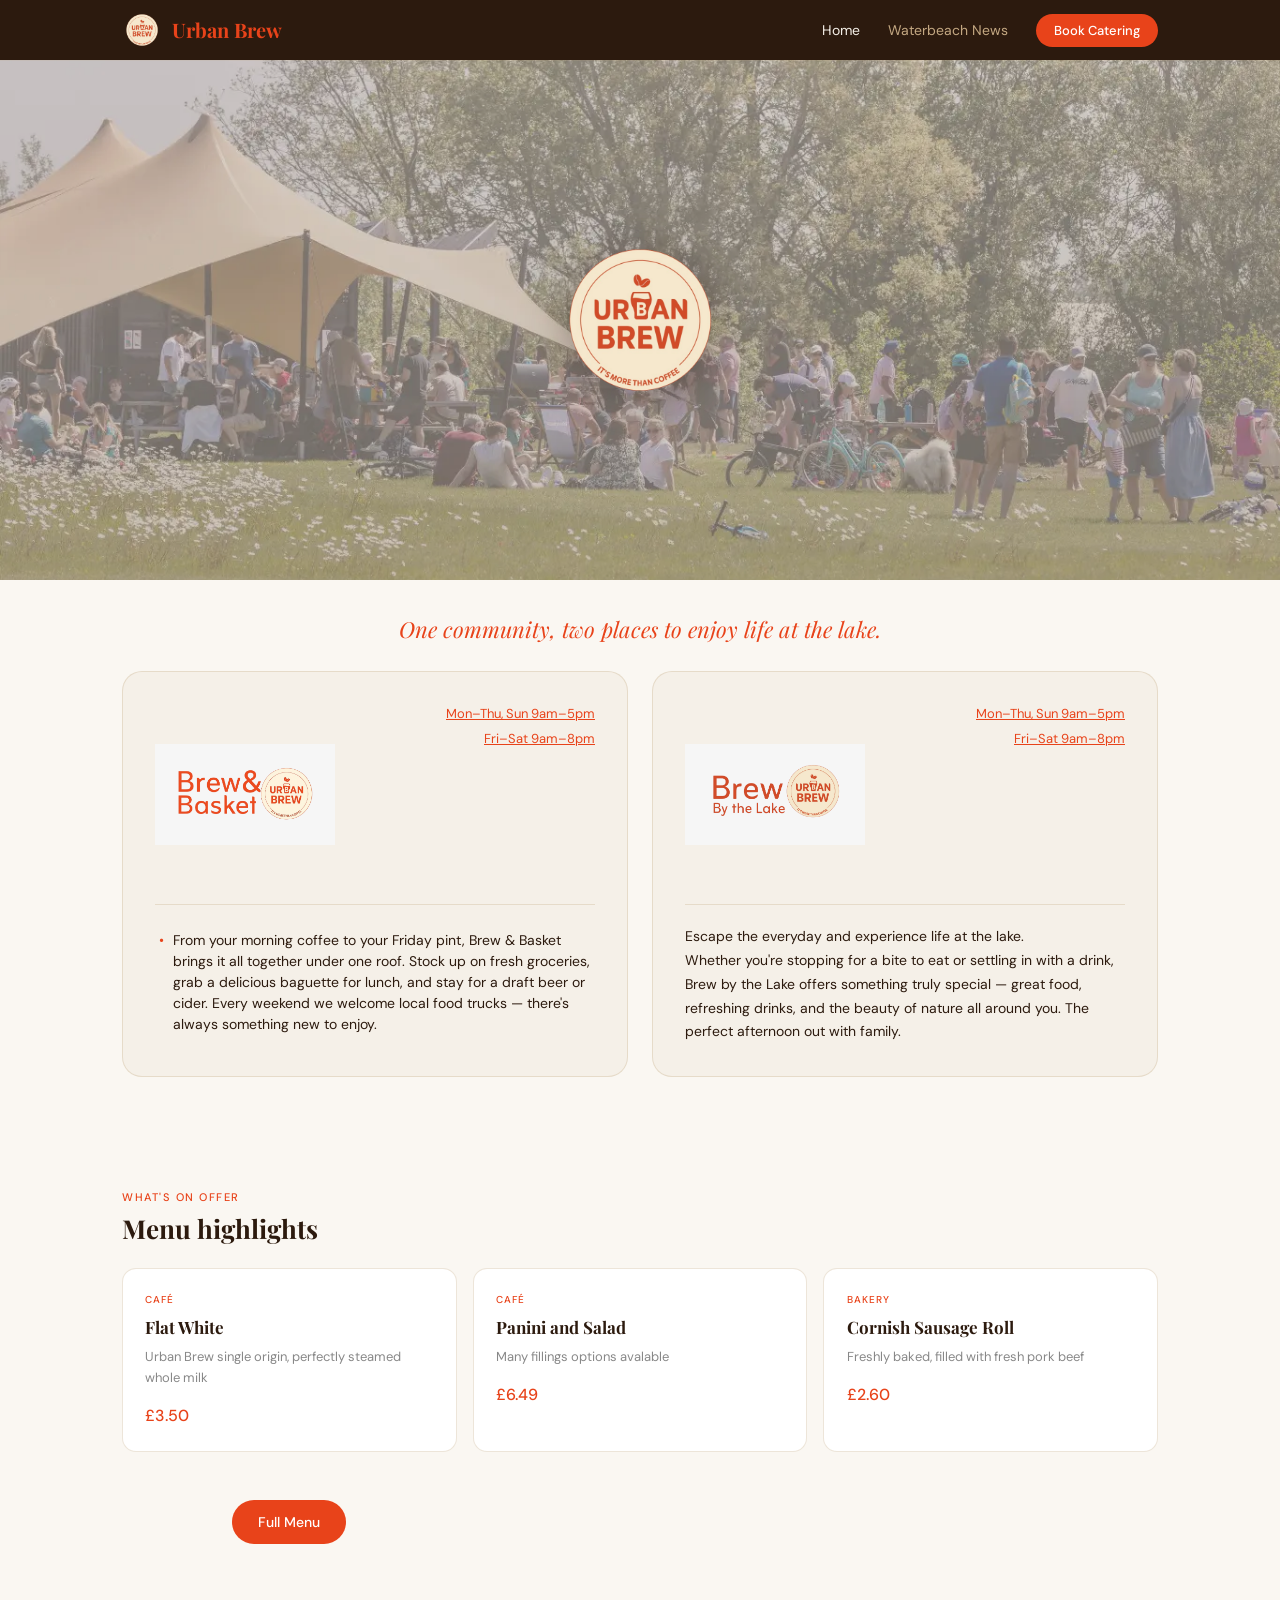
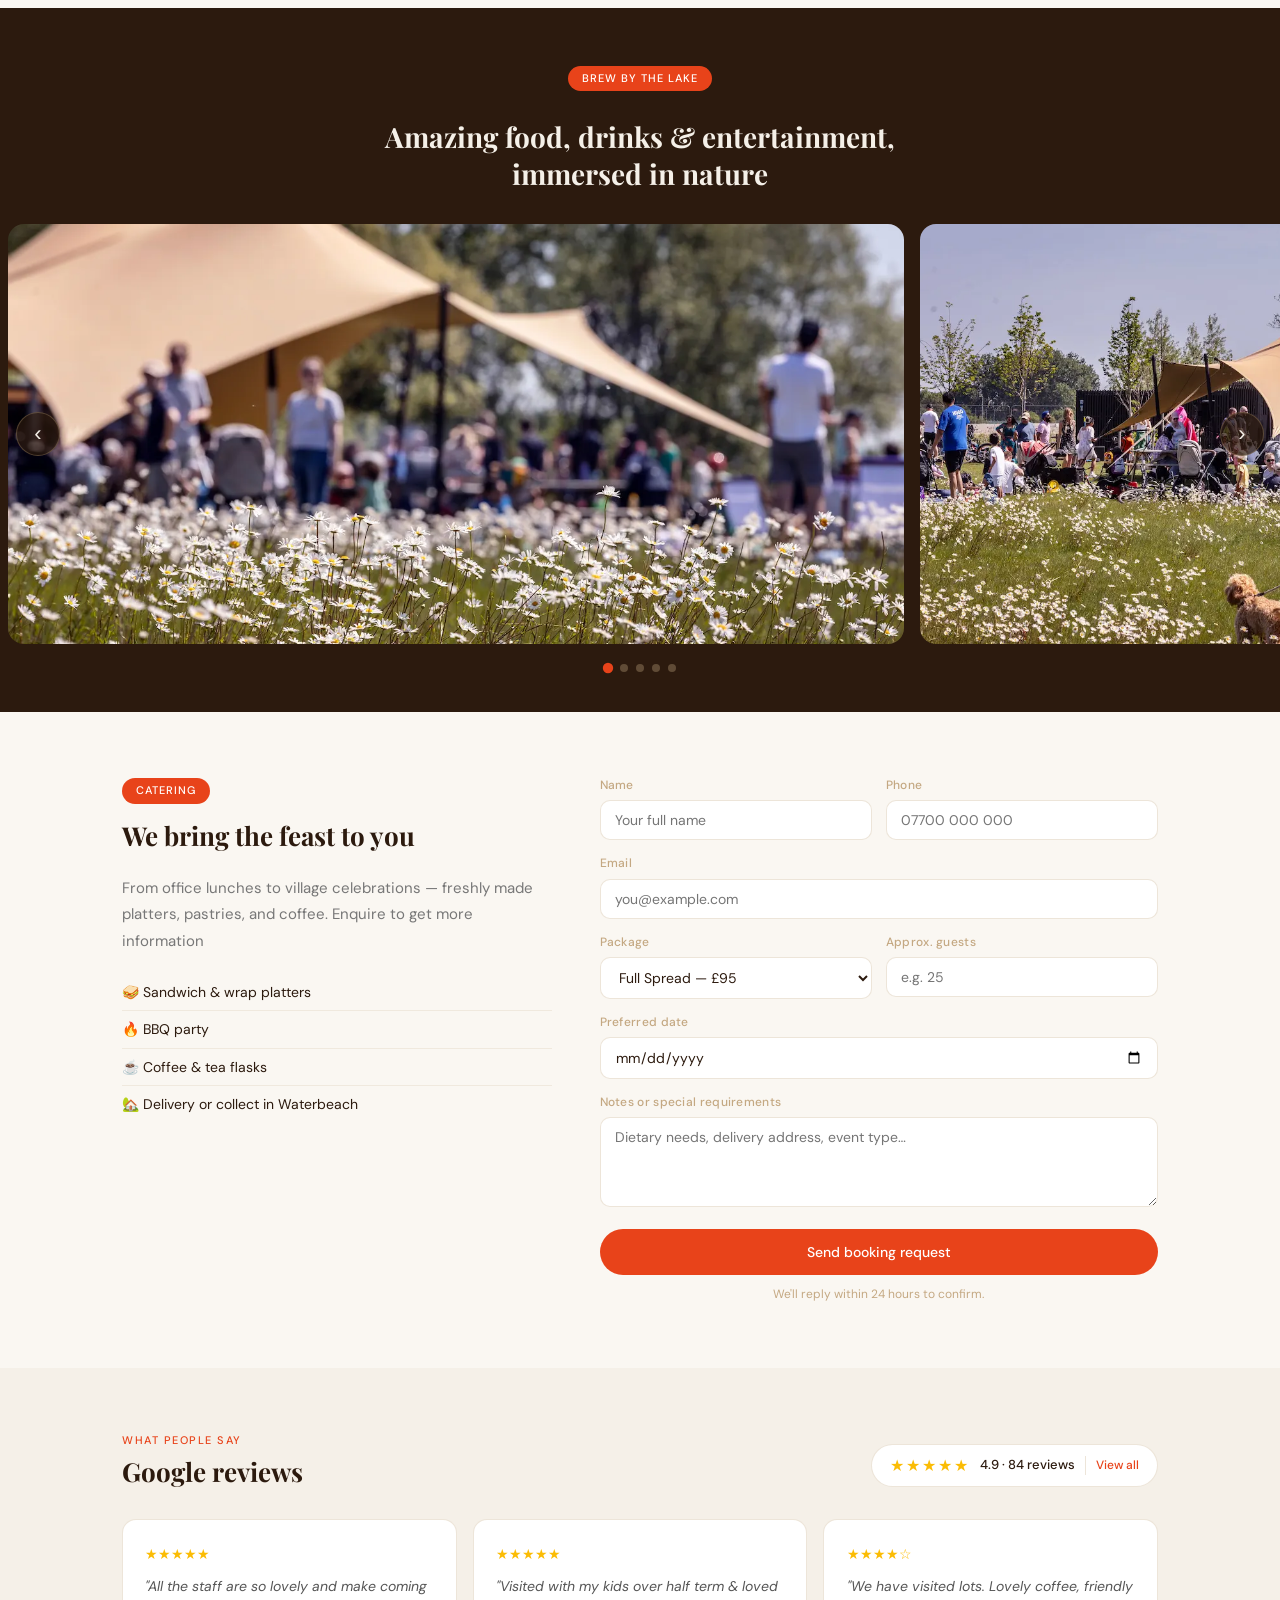
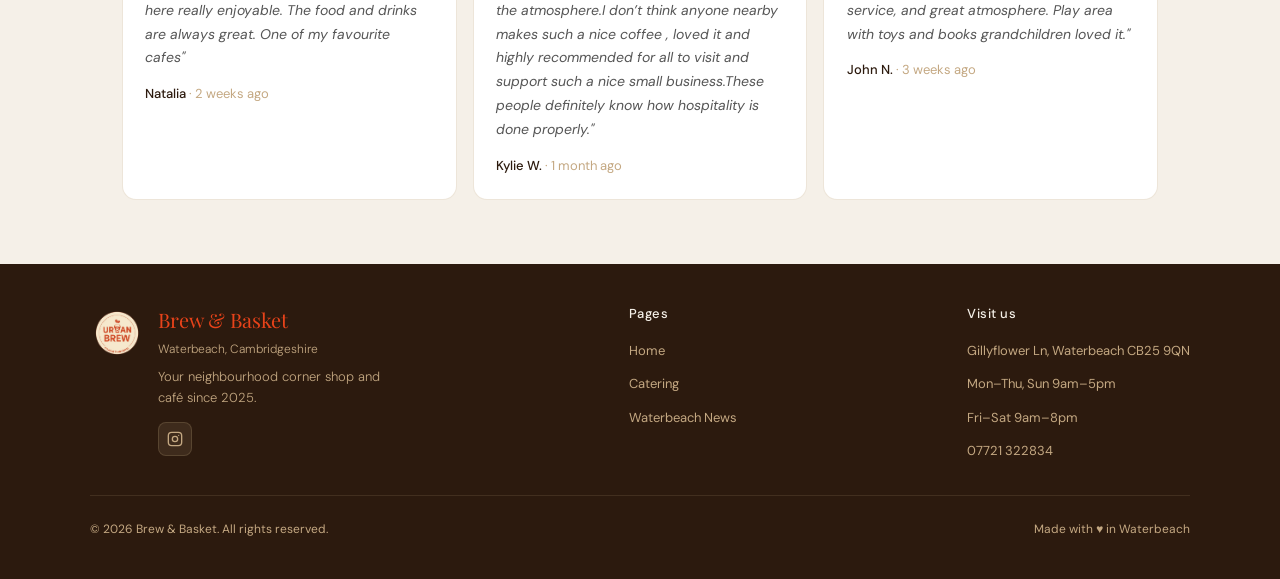
<file: index.html>
<!DOCTYPE html>
<html lang="en">
<head>
  <meta charset="UTF-8" />
  <meta name="viewport" content="width=device-width, initial-scale=1.0" />
  <title>Brew & Basket — Waterbeach</title>
  <meta name="description" content="Your local corner shop and café in Waterbeach. Fresh groceries, Urban Brew coffee, and catering for every occasion." />
  <link rel="stylesheet" href="css/style.css" />
  <link rel="stylesheet" href="css/home.css" />
</head>
<body>

  <!-- NAV -->
  <nav class="nav">
    <div class="nav-inner">
      <a href="index.html" class="nav-logo">
        <img src="images/logo.png" alt="Brew & Basket logo" />
        <span class="nav-logo-text">Urban Brew<span>
      </a>
      <button class="nav-toggle" aria-label="Toggle menu">
        <span></span><span></span><span></span>
      </button>
      <ul class="nav-links">
        <li><a href="index.html">Home</a></li>
        <li><a href="news.html">Waterbeach News</a></li>
        <li><a href="#book" class="nav-cta">Book Catering</a></li>
      </ul>
    </div>
  </nav>

  <!-- HERO -->
  <section class="hero">
    <img src="images/hero.webp" alt="Brew by the Lake — people enjoying a sunny day at the lakeside" class="hero-img" />
    <div class="hero-overlay">
      <img src="images/logo.png" alt="Urban Brew logo" class="hero-logo fade-up" />
    </div>
  </section>

  <!-- TAGLINE -->
  <div class="tagline reveal">
    <p>One community, two places to enjoy life at the lake.</p>
  </div>

  <!-- CARDS -->
  <section class="cards-section page">
    <div class="biz-card reveal">
      <div class="biz-card-header">
        <div class="biz-card-brand">
          <img src="images/bbasket.png" alt="Brew and basket logo" class="biz-logo" />
        </div>
        <ul class="biz-hours">
          <li>Mon–Thu, Sun 9am–5pm</li>
          <li>Fri–Sat 9am–8pm</li>
        </ul>
      </div>
      <ul class="biz-features">
        <li>From your morning coffee to your Friday pint, Brew & Basket brings it all together under one roof. Stock up on fresh groceries, grab a delicious baguette for lunch, and stay for a draft beer or cider. Every weekend we welcome local food trucks — there's always something new to enjoy.</li>
      </ul>
    </div>

    <div class="biz-card reveal delay-2">
      <div class="biz-card-header">
        <div class="biz-card-brand">
        <img src="images/bblake.png" alt="Urban Brew logo" class="biz-logo" />
        </div>
        <ul class="biz-hours">
          <li>Mon–Thu, Sun 9am–5pm</li>
          <li>Fri–Sat 9am–8pm</li>
        </ul>
      </div>
      <p class="biz-desc">Escape the everyday and experience life at the lake.<br>Whether you're stopping for a bite to eat or settling in with a drink, Brew by the Lake offers something truly special — great food, refreshing drinks, and the beauty of nature all around you. The perfect afternoon out with family.</p>
    </div>
  </section>

  <!-- MENU HIGHLIGHTS -->
  <section id="menu" class="section-pad">
    <div class="page">
      <p class="section-label reveal">What's on offer</p>
      <h2 class="section-title reveal">Menu highlights</h2>
      <div class="menu-grid">
        <div class="menu-card reveal">
          <div class="menu-cat">Café</div>
          <h3>Flat White</h3>
          <p>Urban Brew single origin, perfectly steamed whole milk</p>
          <div class="menu-price">£3.50</div>
        </div>
        <div class="menu-card reveal delay-1">
          <div class="menu-cat">Café</div>
          <h3>Panini and Salad</h3>
          <p>Many fillings options avalable</p>
          <div class="menu-price">£6.49</div>
        </div>
        <div class="menu-card reveal delay-2">
          <div class="menu-cat">Bakery</div>
          <h3>Cornish Sausage Roll</h3>
          <p>Freshly baked, filled with fresh pork beef</p>
          <div class="menu-price">£2.60</div>
        </div>      
      <div style="text-align:center; margin-top:2rem;">
        <a href="images/menu.png" target="_blank" class="btn-primary">Full Menu</a>
      </div>
    </div>
  </section>

  <!-- CAROUSEL -->
  <section class="carousel-section">
    <div class="carousel-text reveal">
      <span class="tag">Brew by the lake</span>
      <h2>Amazing food, drinks &amp; entertainment,<br>immersed in nature</h2>
    </div>
    <div class="carousel-track-wrap">
      <div class="carousel-track" id="carouselTrack">
        <div class="carousel-slide"><img src="images/shop1.webp" alt="Brew & Basket shop" /></div>
        <div class="carousel-slide"><img src="images/shop2.webp" alt="Brew & Basket café" /></div>
        <div class="carousel-slide"><img src="images/shop3.webp" alt="Brew & Basket drinks" /></div>
        <div class="carousel-slide"><img src="images/shop4.webp" alt="Brew & Basket food" /></div>
        <div class="carousel-slide"><img src="images/shop5.webp" alt="Brew & Basket lakeside" /></div>
      </div>
      <button class="carousel-btn carousel-prev" id="carouselPrev" aria-label="Previous">&#8249;</button>
      <button class="carousel-btn carousel-next" id="carouselNext" aria-label="Next">&#8250;</button>
    </div>
    <div class="carousel-dots" id="carouselDots"></div>
  </section>

  <!-- CATERING FORM -->
  <section id="book" class="home-catering">
    <div class="page">
      <div class="home-catering-inner">
        <div class="home-catering-text reveal">
          <span class="tag">Catering</span>
          <h2 class="section-title">We bring the feast to you</h2>
          <p>From office lunches to village celebrations — freshly made platters, pastries, and coffee. Enquire to get more information</p>
          <ul class="catering-perks">
            <li>🥪 Sandwich &amp; wrap platters</li>
            <li>🔥 BBQ party</li>
            <li>☕ Coffee &amp; tea flasks</li>
            <li>🏡 Delivery or collect in Waterbeach</li>
          </ul>
        </div>
        <form class="home-booking-form reveal delay-2" id="bookingForm" onsubmit="handleSubmit(event)">
          <div class="form-row">
            <div class="field">
              <label for="name">Name</label>
              <input type="text" id="name" name="name" placeholder="Your full name" required />
            </div>
            <div class="field">
              <label for="phone">Phone</label>
              <input type="tel" id="phone" name="phone" placeholder="07700 000 000" required />
            </div>
          </div>
          <div class="field">
            <label for="email">Email</label>
            <input type="email" id="email" name="email" placeholder="you@example.com" required />
          </div>
          <div class="form-row">
            <div class="field">
              <label for="package">Package</label>
              <select id="package" name="package">
                <option>Light Bites — £45</option>
                <option selected>Full Spread — £95</option>
                <option>Village Feast — £180</option>
                <option>Not sure yet</option>
              </select>
            </div>
            <div class="field">
              <label for="guests">Approx. guests</label>
              <input type="number" id="guests" name="guests" placeholder="e.g. 25" min="5" />
            </div>
          </div>
          <div class="field">
            <label for="date">Preferred date</label>
            <input type="date" id="date" name="date" />
          </div>
          <div class="field">
            <label for="notes">Notes or special requirements</label>
            <textarea id="notes" name="notes" placeholder="Dietary needs, delivery address, event type…"></textarea>
          </div>
          <button type="submit" class="btn-primary" style="width:100%; padding:14px;">Send booking request</button>
          <p class="form-note">We'll reply within 24 hours to confirm.</p>
        </form>
        <div class="form-success" id="formSuccess" style="display:none;">
          <div class="success-icon">✓</div>
          <h3>Request received!</h3>
          <p>Thanks — we'll be in touch within 24 hours to confirm your booking.</p>
        </div>
      </div>
    </div>
  </section>

  <!-- GOOGLE REVIEWS -->
  <section class="reviews-section">
    <div class="page">
      <div class="reviews-header reveal">
        <div>
          <p class="section-label">What people say</p>
          <h2 class="section-title" style="margin-bottom:0">Google reviews</h2>
        </div>
        <div class="google-badge">
          <div class="stars">★★★★★</div>
          <span>4.9 · 84 reviews</span>
          <a href="https://maps.google.com" target="_blank" rel="noopener" class="google-link">View all</a>
        </div>
      </div>
      <div class="reviews-grid">
        <div class="review-card reveal">
          <div class="review-stars">★★★★★</div>
          <p class="review-text">"All the staff are so lovely and make coming here really enjoyable. The food and drinks are always great. One of my favourite cafes"</p>
          <div class="reviewer">Natalia <span class="review-date">· 2 weeks ago</span></div>
        </div>
        <div class="review-card reveal delay-1">
          <div class="review-stars">★★★★★</div>
          <p class="review-text">"Visited with my kids over half term & loved the atmosphere.I don’t think anyone nearby makes such a nice coffee , loved it and highly recommended for all to visit and support such a nice small business.These people definitely know how hospitality is done properly."</p>
          <div class="reviewer">Kylie W. <span class="review-date">· 1 month ago</span></div>
        </div>
        <div class="review-card reveal delay-2">
          <div class="review-stars">★★★★☆</div>
          <p class="review-text">"We have visited lots. Lovely coffee, friendly service, and great atmosphere. Play area with toys and books grandchildren loved it."</p>
          <div class="reviewer">John N. <span class="review-date">· 3 weeks ago</span></div>
        </div>
      </div>
    </div>
  </section>

  <!-- FOOTER -->
  <footer class="footer">
    <div class="footer-inner">
      <div>
        <div class="footer-brand-wrap">
          <img src="images/logo.png" alt="Brew & Basket logo" />
          <div>
            <div class="footer-brand">Brew &amp; Basket
              <small>Waterbeach, Cambridgeshire</small>
            </div>
            <p style="color:var(--tan); font-size:13px; font-weight:300; margin-top:8px; max-width:240px; line-height:1.6;">Your neighbourhood corner shop and café since 2025.</p>
            <div class="footer-social">
              <a href="https://www.instagram.com/urbanbrew2025/" target="_blank" rel="noopener" aria-label="Instagram">
                <svg viewBox="0 0 24 24" fill="none" stroke="currentColor" stroke-width="2"><rect x="2" y="2" width="20" height="20" rx="5" ry="5"/><circle cx="12" cy="12" r="4"/><circle cx="17.5" cy="6.5" r="1" fill="currentColor" stroke="none"/></svg>
              </a>
            </div>
          </div>
        </div>
      </div>
      <div class="footer-col">
        <h4>Pages</h4>
        <ul>
          <li><a href="index.html">Home</a></li>
          <li><a href="catering.html">Catering</a></li>
          <li><a href="news.html">Waterbeach News</a></li>
        </ul>
      </div>
      <div class="footer-col">
        <h4>Visit us</h4>
        <ul>
          <li><a href="#">Gillyflower Ln, Waterbeach CB25 9QN</a></li>
          <li><a href="#">Mon–Thu, Sun 9am–5pm</a></li>
          <li><a href="#">Fri–Sat 9am–8pm</a></li>
          <li><a href="tel:07721322834">07721 322834</a></li>
        </ul>
      </div>
    </div>
    <div class="footer-bottom">
      <span>© 2026 Brew &amp; Basket. All rights reserved.</span>
      <span>Made with ♥ in Waterbeach</span>
    </div>
  </footer>

  <script src="js/main.js"></script>
  <script src="js/calendar.js"></script>
</body>
</html>
</file>
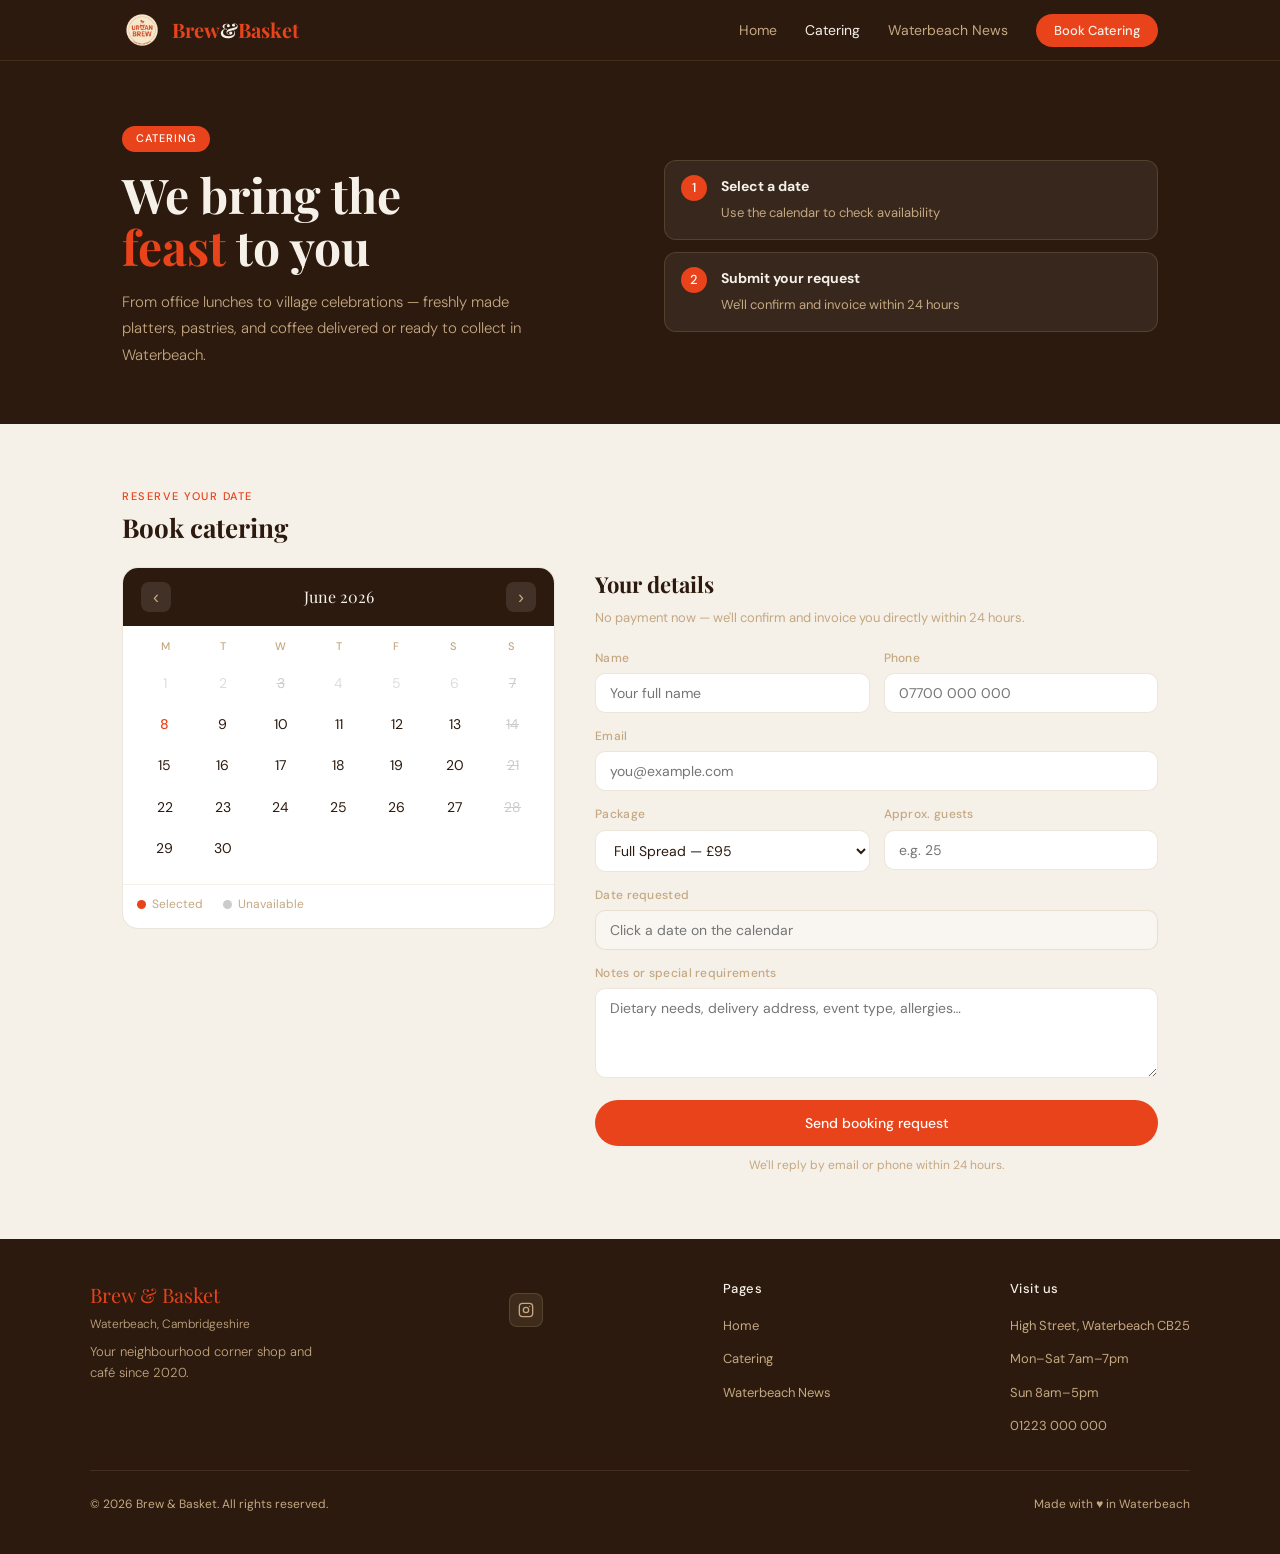
<file: catering.html>
<!DOCTYPE html>
<html lang="en">
<head>
  <meta charset="UTF-8" />
  <meta name="viewport" content="width=device-width, initial-scale=1.0" />
  <title>Catering — Brew & Basket Waterbeach</title>
  <meta name="description" content="Catering for every occasion in Waterbeach — sandwich platters, pastries, coffee flasks and more. Book online." />
  <link rel="stylesheet" href="css/style.css" />
  <link rel="stylesheet" href="css/catering.css" />
</head>
<body>

  <!-- NAV -->
  <nav class="nav">
    <div class="nav-inner">
      <a href="index.html" class="nav-logo">
        <img src="images/logo.png" alt="Brew & Basket logo" />
        <span class="nav-logo-text">Brew<span>&amp;</span>Basket</span>
      </a>
      <button class="nav-toggle" aria-label="Toggle menu">
        <span></span><span></span><span></span>
      </button>
      <ul class="nav-links">
        <li><a href="index.html">Home</a></li>
        <li><a href="catering.html">Catering</a></li>
        <li><a href="news.html">Waterbeach News</a></li>
        <li><a href="catering.html" class="nav-cta">Book Catering</a></li>
      </ul>
    </div>
  </nav>

  <!-- HERO -->
  <section class="cat-hero">
    <div class="page">
      <div class="cat-hero-inner">
        <div class="cat-hero-text fade-up">
          <span class="tag">Catering</span>
          <h1>We bring the<br><em>feast</em> to you</h1>
          <p>From office lunches to village celebrations — freshly made platters, pastries, and coffee delivered or ready to collect in Waterbeach.</p>
        </div>
        <div class="cat-steps fade-up delay-2">
          <div class="step">
            <div class="step-num">1</div>
            <div class="step-text">
              <strong>Select a date</strong>
              <span>Use the calendar to check availability</span>
            </div>
          </div>
          <div class="step">
            <div class="step-num">2</div>
            <div class="step-text">
              <strong>Submit your request</strong>
              <span>We'll confirm and invoice within 24 hours</span>
            </div>
          </div>
        </div>
      </div>
    </div>
  </section>

  <!-- PACKAGES -->


  <!-- BOOKING -->
  <section id="book" class="booking-section">
    <div class="page">
      <p class="section-label reveal">Reserve your date</p>
      <h2 class="section-title reveal">Book catering</h2>
      <div class="booking-inner">

        <!-- Calendar -->
        <div class="cal-wrap reveal">
          <div class="cal-header">
            <button class="cal-nav" id="prevMonth" aria-label="Previous month">&#8249;</button>
            <span id="calTitle">June 2026</span>
            <button class="cal-nav" id="nextMonth" aria-label="Next month">&#8250;</button>
          </div>
          <div class="cal-days-row">
            <span>M</span><span>T</span><span>W</span><span>T</span><span>F</span><span>S</span><span>S</span>
          </div>
          <div class="cal-grid" id="calGrid"></div>
          <div class="cal-legend">
            <span><span class="dot dot-orange"></span>Selected</span>
            <span><span class="dot dot-grey"></span>Unavailable</span>
          </div>
        </div>

        <!-- Form -->
        <form class="booking-form reveal delay-1" id="bookingForm" onsubmit="handleSubmit(event)">
          <h3>Your details</h3>
          <p class="form-sub">No payment now — we'll confirm and invoice you directly within 24 hours.</p>

          <div class="form-row">
            <div class="field">
              <label for="name">Name</label>
              <input type="text" id="name" name="name" placeholder="Your full name" required />
            </div>
            <div class="field">
              <label for="phone">Phone</label>
              <input type="tel" id="phone" name="phone" placeholder="07700 000 000" required />
            </div>
          </div>
          <div class="field">
            <label for="email">Email</label>
            <input type="email" id="email" name="email" placeholder="you@example.com" required />
          </div>
          <div class="form-row">
            <div class="field">
              <label for="package">Package</label>
              <select id="package" name="package">
                <option>Light Bites — £45</option>
                <option selected>Full Spread — £95</option>
                <option>Village Feast — £180</option>
                <option>Not sure yet</option>
              </select>
            </div>
            <div class="field">
              <label for="guests">Approx. guests</label>
              <input type="number" id="guests" name="guests" placeholder="e.g. 25" min="5" />
            </div>
          </div>
          <div class="field">
            <label for="selectedDate">Date requested</label>
            <input type="text" id="selectedDate" name="date" placeholder="Click a date on the calendar" readonly />
          </div>
          <div class="field">
            <label for="notes">Notes or special requirements</label>
            <textarea id="notes" name="notes" placeholder="Dietary needs, delivery address, event type, allergies…"></textarea>
          </div>
          <button type="submit" class="btn-primary" style="width:100%; padding:14px;">Send booking request</button>
          <p class="form-note">We'll reply by email or phone within 24 hours.</p>
        </form>

        <div class="form-success" id="formSuccess" style="display:none;">
          <div class="success-icon">✓</div>
          <h3>Request received!</h3>
          <p>Thanks — we'll be in touch within 24 hours to confirm your booking.</p>
        </div>

      </div>
    </div>
  </section>

  <!-- FOOTER -->
  <footer class="footer">
    <div class="footer-inner">
      <div>
        <div class="footer-brand">Brew &amp; Basket
          <small>Waterbeach, Cambridgeshire</small>
        </div>
        <p style="color:var(--tan); font-size:13px; font-weight:300; margin-top:8px; max-width:240px; line-height:1.6;">Your neighbourhood corner shop and café since 2020.</p>
      </div>
       <div class="footer-social">
              <a href="https://www.instagram.com/urbanbrew2025/" target="_blank" rel="noopener" aria-label="Instagram">
                <svg viewBox="0 0 24 24" fill="none" stroke="currentColor" stroke-width="2"><rect x="2" y="2" width="20" height="20" rx="5" ry="5"/><circle cx="12" cy="12" r="4"/><circle cx="17.5" cy="6.5" r="1" fill="currentColor" stroke="none"/></svg>
              </a>
            </div>      
      <div class="footer-col">
        <h4>Pages</h4>
        <ul>
          <li><a href="index.html">Home</a></li>
          <li><a href="catering.html">Catering</a></li>
          <li><a href="news.html">Waterbeach News</a></li>
        </ul>
      </div>
      <div class="footer-col">
        <h4>Visit us</h4>
        <ul>
          <li><a href="#">High Street, Waterbeach CB25</a></li>
          <li><a href="#">Mon–Sat 7am–7pm</a></li>
          <li><a href="#">Sun 8am–5pm</a></li>
          <li><a href="tel:01223000000">01223 000 000</a></li>
        </ul>
      </div>
    </div>
    <div class="footer-bottom">
      <span>© 2026 Brew &amp; Basket. All rights reserved.</span>
      <span>Made with ♥ in Waterbeach</span>
    </div>
  </footer>

  <script src="js/main.js"></script>
  <script src="js/calendar.js"></script>
</body>
</html>
</file>
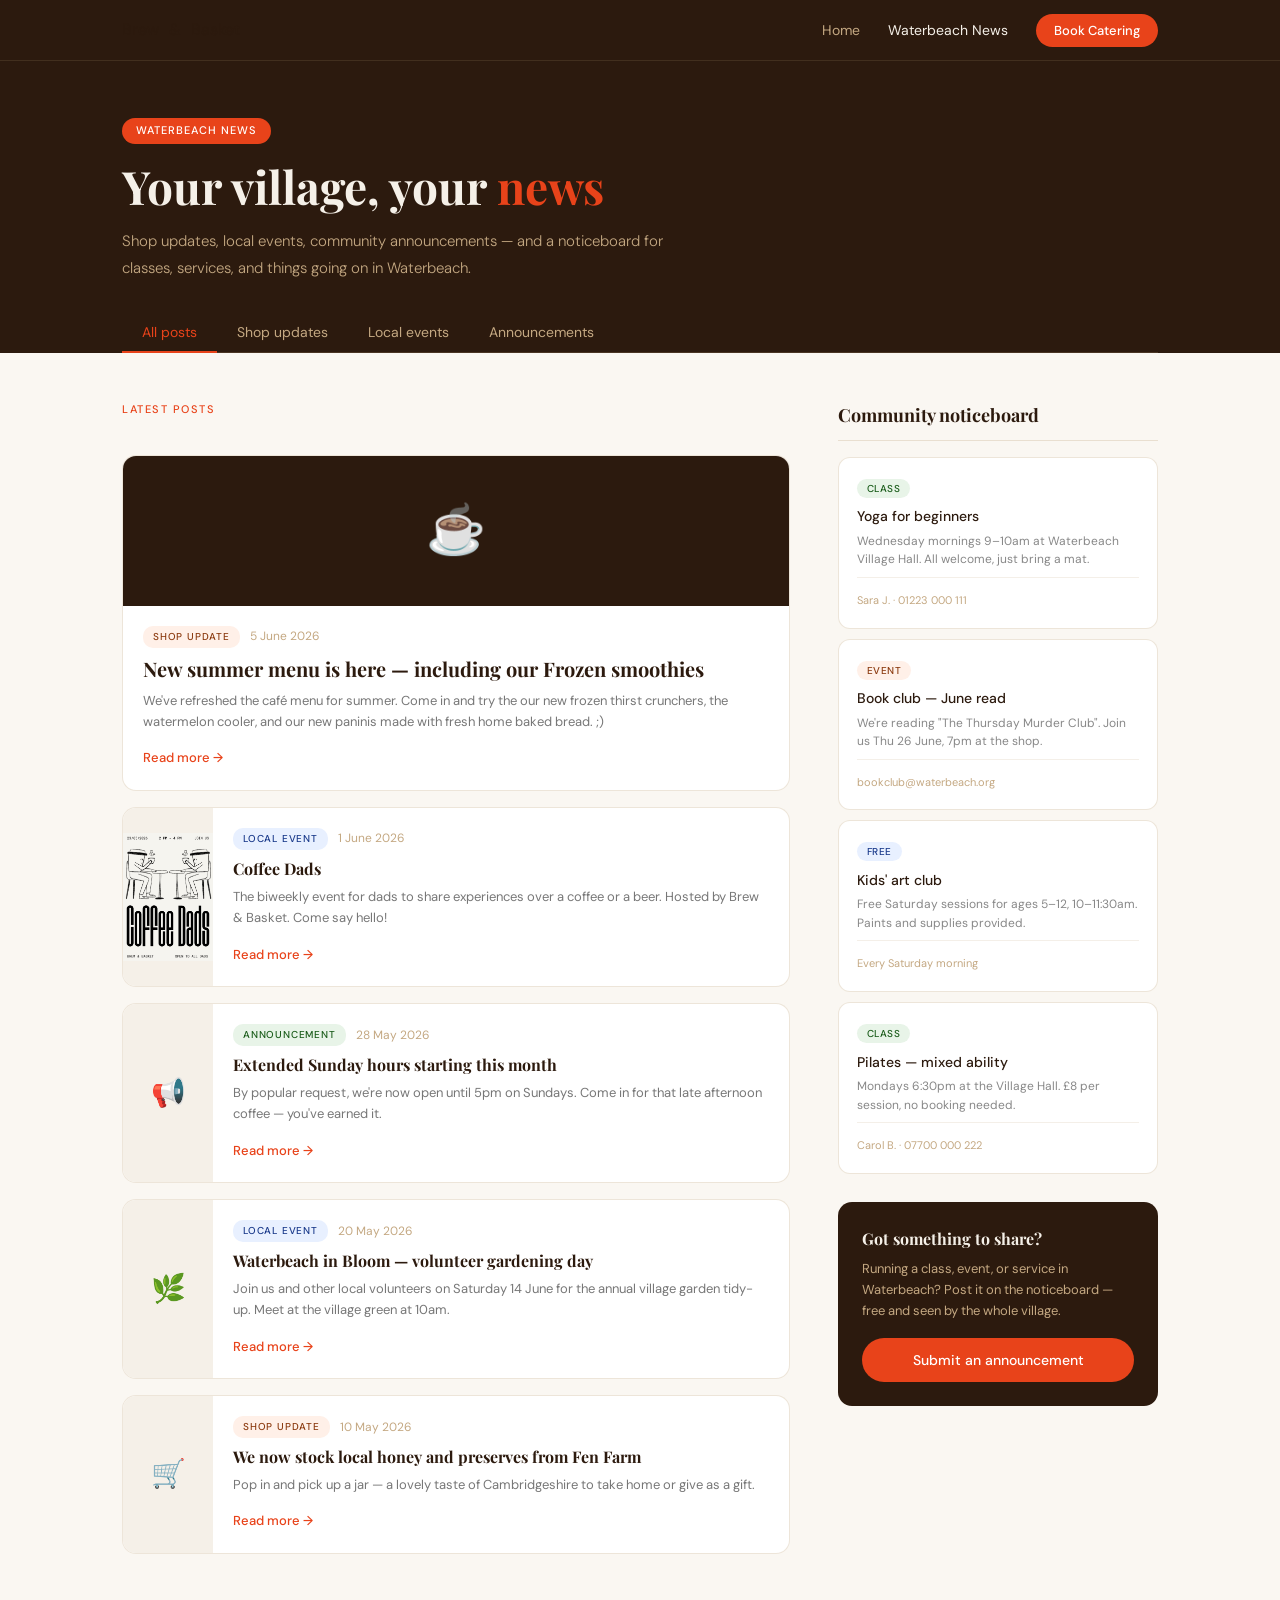
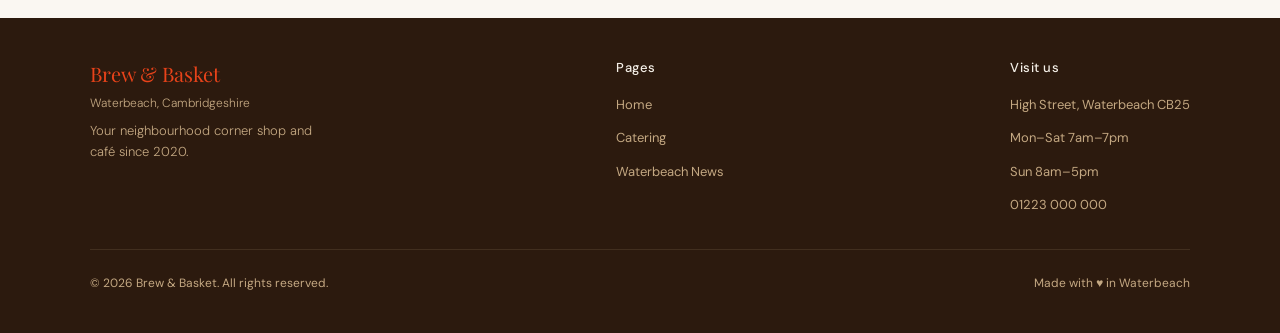
<file: news.html>
<!DOCTYPE html>
<html lang="en">
<head>
  <meta charset="UTF-8" />
  <meta name="viewport" content="width=device-width, initial-scale=1.0" />
  <title>Waterbeach News — Brew & Basket</title>
  <meta name="description" content="Waterbeach village news, local events, shop updates, and a community noticeboard for classes and announcements." />
  <link rel="stylesheet" href="css/style.css" />
  <link rel="stylesheet" href="css/news.css" />
</head>
<body>

  <!-- NAV -->
  <nav class="nav">
    <div class="nav-inner">
      <a href="index.html" class="nav-logo">Brew<span>&amp;</span>Basket</a>
      <button class="nav-toggle" aria-label="Toggle menu">
        <span></span><span></span><span></span>
      </button>
      <ul class="nav-links">
        <li><a href="index.html">Home</a></li>
        <li><a href="news.html">Waterbeach News</a></li>
        <li><a href="catering.html#book" class="nav-cta">Book Catering</a></li>
      </ul>
    </div>
  </nav>

  <!-- HERO -->
  <section class="news-hero">
    <div class="page">
      <span class="tag fade-up">Waterbeach News</span>
      <h1 class="fade-up delay-1">Your village, your <em>news</em></h1>
      <p class="fade-up delay-2">Shop updates, local events, community announcements — and a noticeboard for classes, services, and things going on in Waterbeach.</p>
      <div class="news-tabs fade-up delay-3" id="tabs">
        <button class="tab active" data-filter="all">All posts</button>
        <button class="tab" data-filter="update">Shop updates</button>
        <button class="tab" data-filter="event">Local events</button>
        <button class="tab" data-filter="announcement">Announcements</button>
      </div>
    </div>
  </section>

  <!-- CONTENT -->
  <div class="news-body">
    <div class="page">
      <div class="news-layout">

        <!-- Main feed -->
        <main class="news-feed">
          <p class="section-label" style="margin-bottom:1.25rem">Latest posts</p>

          <!-- Featured post -->
          <article class="news-card news-featured reveal" data-cat="update">
            <div class="news-featured-img">
              <div class="featured-icon">☕</div>
            </div>
            <div class="news-card-body">
              <div class="news-meta">
                <span class="cat-badge cat-update">Shop update</span>
                <span class="post-date">5 June 2026</span>
              </div>
              <h2>New summer menu is here — including our Frozen smoothies</h2>
              <p>We've refreshed the café menu for summer. Come in and try the our new frozen thirst crunchers, the watermelon cooler, and our new paninis made with fresh home baked bread. ;) </p>
              <a href="#" class="read-more">Read more →</a>
            </div>
          </article>

          <!-- Regular posts -->
          <article class="news-card reveal delay-1" data-cat="event">
            <div class="news-thumb">
              <img src="images/coffee-dads.jpg" alt="Coffee Dads event" />
            </div>
            <div class="news-card-body">
              <div class="news-meta">
                <span class="cat-badge cat-event">Local event</span>
                <span class="post-date">1 June 2026</span>
              </div>
              <h3>Coffee Dads</h3>
              <p>The biweekly event for dads to share experiences over a coffee or a beer. Hosted by Brew &amp; Basket. Come say hello!</p>
              <a href="#" class="read-more">Read more →</a>
            </div>
          </article>

          <article class="news-card reveal delay-1" data-cat="announcement">
            <div class="news-thumb">
              <span>📢</span>
            </div>
            <div class="news-card-body">
              <div class="news-meta">
                <span class="cat-badge cat-announcement">Announcement</span>
                <span class="post-date">28 May 2026</span>
              </div>
              <h3>Extended Sunday hours starting this month</h3>
              <p>By popular request, we're now open until 5pm on Sundays. Come in for that late afternoon coffee — you've earned it.</p>
              <a href="#" class="read-more">Read more →</a>
            </div>
          </article>

          <article class="news-card reveal" data-cat="event">
            <div class="news-thumb">
              <span>🌿</span>
            </div>
            <div class="news-card-body">
              <div class="news-meta">
                <span class="cat-badge cat-event">Local event</span>
                <span class="post-date">20 May 2026</span>
              </div>
              <h3>Waterbeach in Bloom — volunteer gardening day</h3>
              <p>Join us and other local volunteers on Saturday 14 June for the annual village garden tidy-up. Meet at the village green at 10am.</p>
              <a href="#" class="read-more">Read more →</a>
            </div>
          </article>

          <article class="news-card reveal" data-cat="update">
            <div class="news-thumb">
              <span>🛒</span>
            </div>
            <div class="news-card-body">
              <div class="news-meta">
                <span class="cat-badge cat-update">Shop update</span>
                <span class="post-date">10 May 2026</span>
              </div>
              <h3>We now stock local honey and preserves from Fen Farm</h3>
              <p>Pop in and pick up a jar — a lovely taste of Cambridgeshire to take home or give as a gift.</p>
              <a href="#" class="read-more">Read more →</a>
            </div>
          </article>

          <div class="no-results" id="noResults" style="display:none;">
            <p>No posts in this category yet. Check back soon!</p>
          </div>
        </main>

        <!-- Sidebar / noticeboard -->
        <aside class="sidebar">

          <div class="sidebar-section">
            <h3 class="sidebar-title">Community noticeboard</h3>

            <div class="notice-card">
              <div class="notice-header">
                <span class="notice-badge badge-class">Class</span>
              </div>
              <h4>Yoga for beginners</h4>
              <p>Wednesday mornings 9–10am at Waterbeach Village Hall. All welcome, just bring a mat.</p>
              <div class="notice-footer">
                <span class="notice-contact">Sara J. · 01223 000 111</span>
              </div>
            </div>

            <div class="notice-card">
              <div class="notice-header">
                <span class="notice-badge badge-event">Event</span>
              </div>
              <h4>Book club — June read</h4>
              <p>We're reading "The Thursday Murder Club". Join us Thu 26 June, 7pm at the shop.</p>
              <div class="notice-footer">
                <span class="notice-contact">bookclub@waterbeach.org</span>
              </div>
            </div>

            <div class="notice-card">
              <div class="notice-header">
                <span class="notice-badge badge-free">Free</span>
              </div>
              <h4>Kids' art club</h4>
              <p>Free Saturday sessions for ages 5–12, 10–11:30am. Paints and supplies provided.</p>
              <div class="notice-footer">
                <span class="notice-contact">Every Saturday morning</span>
              </div>
            </div>

            <div class="notice-card">
              <div class="notice-header">
                <span class="notice-badge badge-class">Class</span>
              </div>
              <h4>Pilates — mixed ability</h4>
              <p>Mondays 6:30pm at the Village Hall. £8 per session, no booking needed.</p>
              <div class="notice-footer">
                <span class="notice-contact">Carol B. · 07700 000 222</span>
              </div>
            </div>
          </div>

          <!-- Submit CTA -->
          <div class="submit-cta">
            <h4>Got something to share?</h4>
            <p>Running a class, event, or service in Waterbeach? Post it on the noticeboard — free and seen by the whole village.</p>
            <a href="mailto:hello@brewandbasket.co.uk?subject=Noticeboard submission" class="btn-primary" style="display:block; text-align:center; margin-top:1rem;">Submit an announcement</a>
          </div>

        </aside>
      </div>
    </div>
  </div>

  <!-- FOOTER -->
  <footer class="footer">
    <div class="footer-inner">
      <div>
        <div class="footer-brand">Brew &amp; Basket
          <small>Waterbeach, Cambridgeshire</small>
        </div>
        <p style="color:var(--tan); font-size:13px; font-weight:300; margin-top:8px; max-width:240px; line-height:1.6;">Your neighbourhood corner shop and café since 2020.</p>
      </div>
      <div class="footer-col">
        <h4>Pages</h4>
        <ul>
          <li><a href="index.html">Home</a></li>
          <li><a href="catering.html">Catering</a></li>
          <li><a href="news.html">Waterbeach News</a></li>
        </ul>
      </div>
      <div class="footer-col">
        <h4>Visit us</h4>
        <ul>
          <li><a href="#">High Street, Waterbeach CB25</a></li>
          <li><a href="#">Mon–Sat 7am–7pm</a></li>
          <li><a href="#">Sun 8am–5pm</a></li>
          <li><a href="tel:01223000000">01223 000 000</a></li>
        </ul>
      </div>
    </div>
    <div class="footer-bottom">
      <span>© 2026 Brew &amp; Basket. All rights reserved.</span>
      <span>Made with ♥ in Waterbeach</span>
    </div>
  </footer>

  <script src="js/main.js"></script>
  <script src="js/news.js"></script>
</body>
</html>
</file>
<file: css/style.css>
@import url('https://fonts.googleapis.com/css2?family=Playfair+Display:wght@400;700&family=DM+Sans:wght@300;400;500&display=swap');

/* ── Brand tokens ── */
:root {
  --orange:  #E8431A;
  --cream:   #F5F0E8;
  --brown:   #2C1A0E;
  --tan:     #C4A882;
  --light:   #FAF7F2;
  --white:   #FFFFFF;
  --border:  rgba(196,168,130,0.30);
  --border-light: rgba(196,168,130,0.18);
}

/* ── Reset ── */
*, *::before, *::after { box-sizing: border-box; margin: 0; padding: 0; }
html { scroll-behavior: smooth; }
body {
  font-family: 'DM Sans', sans-serif;
  background: var(--light);
  color: var(--brown);
  font-size: 16px;
  line-height: 1.6;
}
img { max-width: 100%; display: block; }
a { color: inherit; }

/* ── Utility ── */
.tag {
  display: inline-block;
  background: var(--orange);
  color: #fff;
  font-size: 11px;
  font-weight: 500;
  letter-spacing: 1px;
  text-transform: uppercase;
  padding: 4px 14px;
  border-radius: 20px;
  margin-bottom: 1rem;
}
.section-label {
  font-size: 11px;
  letter-spacing: 1.5px;
  text-transform: uppercase;
  color: var(--orange);
  font-weight: 500;
  margin-bottom: 0.4rem;
}
.section-title {
  font-family: 'Playfair Display', serif;
  font-size: 26px;
  color: var(--brown);
  margin-bottom: 1.5rem;
  line-height: 1.2;
}
.btn-primary {
  display: inline-block;
  background: var(--orange);
  color: #fff;
  padding: 11px 26px;
  border-radius: 24px;
  font-size: 14px;
  font-weight: 500;
  text-decoration: none;
  transition: opacity .2s, transform .15s;
  border: none;
  cursor: pointer;
  font-family: 'DM Sans', sans-serif;
}
.btn-primary:hover { opacity: .88; transform: translateY(-1px); }
.btn-ghost {
  display: inline-block;
  border: 1.5px solid var(--tan);
  color: var(--tan);
  padding: 10px 24px;
  border-radius: 24px;
  font-size: 14px;
  text-decoration: none;
  transition: border-color .2s, color .2s;
}
.btn-ghost:hover { border-color: var(--cream); color: var(--cream); }

/* ── Navigation ── */
.nav {
  background: var(--brown);
  position: sticky;
  top: 0;
  z-index: 100;
  box-shadow: 0 1px 0 rgba(196,168,130,0.15);
}
.nav-inner {
  max-width: 1100px;
  margin: 0 auto;
  padding: 0 2rem;
  height: 60px;
  display: flex;
  align-items: center;
  justify-content: space-between;
}
.nav-logo {
  display: flex;
  align-items: center;
  gap: 10px;
  text-decoration: none;
}
.nav-logo img {
  height: 40px;
  width: 40px;
  object-fit: contain;
  border-radius: 50%;
}
.nav-logo-text {
  font-family: 'Playfair Display', serif;
  font-size: 20px;
  font-weight: 700;
  color: var(--orange);
}
.nav-logo-text span { color: var(--cream); }
.nav-links {
  display: flex;
  align-items: center;
  gap: 28px;
  list-style: none;
}
.nav-links a {
  color: var(--tan);
  text-decoration: none;
  font-size: 14px;
  transition: color .2s;
}
.nav-links a:hover,
.nav-links a.active { color: var(--cream); }
.nav-links .nav-cta {
  background: var(--orange);
  color: #fff;
  padding: 8px 18px;
  border-radius: 20px;
  font-size: 13px;
  font-weight: 500;
  transition: opacity .2s;
}
.nav-links .nav-cta:hover { opacity: .85; color: #fff; }

/* hamburger */
.nav-toggle {
  display: none;
  background: none;
  border: none;
  cursor: pointer;
  padding: 4px;
}
.nav-toggle span {
  display: block;
  width: 22px;
  height: 2px;
  background: var(--tan);
  margin: 5px 0;
  transition: transform .25s, opacity .25s;
}

/* ── Footer ── */
.footer {
  background: var(--brown);
  padding: 2.5rem 2rem;
}
.footer-inner {
  max-width: 1100px;
  margin: 0 auto;
  display: flex;
  align-items: flex-start;
  justify-content: space-between;
  gap: 2rem;
  flex-wrap: wrap;
}
.footer-brand-wrap {
  display: flex;
  align-items: flex-start;
  gap: 14px;
}
.footer-brand-wrap img {
  width: 54px;
  height: 54px;
  object-fit: contain;
  border-radius: 50%;
  margin-top: 2px;
  flex-shrink: 0;
}
.footer-brand {
  font-family: 'Playfair Display', serif;
  color: var(--orange);
  font-size: 20px;
}
.footer-brand small {
  display: block;
  color: var(--tan);
  font-family: 'DM Sans', sans-serif;
  font-size: 12px;
  font-weight: 300;
  margin-top: 4px;
}
.footer-brand p {
  color: var(--tan);
  font-size: 13px;
  font-weight: 300;
  margin-top: 8px;
  max-width: 260px;
  line-height: 1.6;
}
.footer-social {
  display: flex;
  gap: 10px;
  margin-top: 14px;
}
.footer-social a {
  display: flex;
  align-items: center;
  justify-content: center;
  width: 34px;
  height: 34px;
  border-radius: 8px;
  background: rgba(196,168,130,0.12);
  border: 1px solid rgba(196,168,130,0.2);
  color: var(--tan);
  text-decoration: none;
  transition: background .2s, color .2s;
}
.footer-social a:hover {
  background: var(--orange);
  color: white;
  border-color: var(--orange);
}
.footer-social svg { width: 16px; height: 16px; }
.footer-col h4 {
  color: var(--cream);
  font-size: 13px;
  font-weight: 500;
  letter-spacing: 0.5px;
  margin-bottom: 12px;
}
.footer-col ul { list-style: none; }
.footer-col ul li { margin-bottom: 8px; }
.footer-col ul li a {
  color: var(--tan);
  text-decoration: none;
  font-size: 13px;
  transition: color .2s;
}
.footer-col ul li a:hover { color: var(--cream); }
.footer-bottom {
  max-width: 1100px;
  margin: 1.5rem auto 0;
  padding-top: 1.5rem;
  border-top: 1px solid rgba(196,168,130,0.15);
  font-size: 12px;
  color: var(--tan);
  display: flex;
  justify-content: space-between;
  flex-wrap: wrap;
  gap: .5rem;
}

/* ── Page wrapper ── */
.page { max-width: 1100px; margin: 0 auto; padding: 0 2rem; }

/* ── Animations ── */
@keyframes fadeUp {
  from { opacity: 0; transform: translateY(18px); }
  to   { opacity: 1; transform: translateY(0); }
}
.fade-up { animation: fadeUp .55s ease both; }
.delay-1 { animation-delay: .1s; }
.delay-2 { animation-delay: .2s; }
.delay-3 { animation-delay: .3s; }
.delay-4 { animation-delay: .4s; }

/* ── Responsive ── */
@media (max-width: 768px) {
  .nav-links { display: none; flex-direction: column; position: absolute; top: 60px; left: 0; right: 0; background: var(--brown); padding: 1.5rem 2rem; gap: 16px; border-top: 1px solid rgba(196,168,130,0.15); }
  .nav-links.open { display: flex; }
  .nav-toggle { display: block; }
  .section-title { font-size: 22px; }
  .page { padding: 0 1.25rem; }
}
</file>
<file: css/home.css>
/* ── Hero (full-width image) ── */
.hero {
  position: relative;
  width: 100%;
  max-height: 520px;
  overflow: hidden;
  display: block;
  line-height: 0;
}
.hero-img {
  width: 100%;
  height: 520px;
  object-fit: cover;
  object-position: center 30%;
  display: block;
}
.hero-overlay {
  position: absolute;
  inset: 0;
  display: flex;
  align-items: center;
  justify-content: center;
  background: rgba(44, 26, 14, 0.18);
}
.hero-logo {
  width: 180px;
  height: 180px;
  object-fit: contain;
  filter: drop-shadow(0 4px 24px rgba(44,26,14,0.4));
}

/* ── Tagline ── */
.tagline {
  background: var(--light);
  text-align: center;
  padding: 2rem 1rem 1.5rem;
}
.tagline p {
  font-family: 'Playfair Display', serif;
  font-size: 22px;
  color: var(--orange);
  font-style: italic;
}

/* ── Two business cards ── */
.cards-section {
  display: grid;
  grid-template-columns: 1fr 1fr;
  gap: 24px;
  padding-bottom: 3rem;
}
.biz-card {
  background: var(--cream);
  border-radius: 20px;
  padding: 2rem;
  border: 1px solid var(--border);
  transition: transform .2s, box-shadow .2s;
}
.biz-card:hover {
  transform: translateY(-3px);
  box-shadow: 0 10px 32px rgba(44,26,14,0.08);
}
.biz-card-header {
  display: flex;
  align-items: flex-start;
  justify-content: space-between;
  gap: 1rem;
  margin-bottom: 1.25rem;
  padding-bottom: 1.25rem;
  border-bottom: 1px solid var(--border);
}
.biz-card-brand {
  display: flex;
  align-items: center;
  flex-wrap: wrap;
  gap: 10px;
  line-height: 1.1;
}
.biz-name-orange {
  font-family: 'Playfair Display', serif;
  font-size: 32px;
  font-weight: 700;
  color: var(--orange);
}
.biz-name-brown {
  font-family: 'Playfair Display', serif;
  font-size: 32px;
  font-weight: 700;
  color: var(--brown);
}
.biz-name-lake {
  font-family: 'Playfair Display', serif;
  font-size: 22px;
  color: var(--brown);
  font-weight: 400;
}
.biz-logo {
  width: 180px;
  height: 180px;
  object-fit: contain;
  border-radius: 20%;
}
.biz-hours {
  list-style: none;
  text-align: right;
  flex-shrink: 0;
}
.biz-hours li {
  font-size: 13px;
  color: var(--orange);
  text-decoration: underline;
  margin-bottom: 4px;
  cursor: default;
}
.biz-features {
  list-style: none;
  padding: 0;
}
.biz-features li {
  font-size: 14px;
  color: var(--brown);
  padding: 5px 0;
  padding-left: 18px;
  position: relative;
  line-height: 1.5;
}
.biz-features li::before {
  content: '•';
  position: absolute;
  left: 4px;
  color: var(--orange);
}
.biz-desc {
  font-size: 14px;
  color: var(--brown);
  line-height: 1.7;
}

/* ── Section padding ── */
.section-pad { padding: 4rem 0; }

/* ── Menu grid ── */
.menu-grid {
  display: grid;
  grid-template-columns: repeat(3, 1fr);
  gap: 16px;
}
.menu-card {
  background: var(--white);
  border-radius: 14px;
  padding: 1.4rem;
  border: 1px solid var(--border);
  transition: transform .2s, box-shadow .2s;
}
.menu-card:hover {
  transform: translateY(-3px);
  box-shadow: 0 8px 24px rgba(44,26,14,0.08);
}
.menu-cat {
  font-size: 10px;
  font-weight: 500;
  letter-spacing: 1px;
  text-transform: uppercase;
  color: var(--orange);
  margin-bottom: 6px;
}
.menu-card h3 {
  font-family: 'Playfair Display', serif;
  font-size: 17px;
  color: var(--brown);
  margin-bottom: 6px;
}
.menu-card p {
  font-size: 13px;
  color: #888;
  line-height: 1.6;
  margin-bottom: 14px;
}
.menu-price {
  font-size: 16px;
  font-weight: 500;
  color: var(--orange);
}

/* ── Reviews ── */
.reviews-section {
  background: var(--cream);
  padding: 4rem 0;
}
.reviews-header {
  display: flex;
  align-items: flex-end;
  justify-content: space-between;
  margin-bottom: 2rem;
  flex-wrap: wrap;
  gap: 1rem;
}
.google-badge {
  display: flex;
  align-items: center;
  gap: 10px;
  background: var(--white);
  padding: 8px 18px;
  border-radius: 24px;
  border: 1px solid var(--border);
}
.stars { color: #FBBC04; font-size: 16px; letter-spacing: 2px; }
.google-badge span { font-size: 13px; color: var(--brown); font-weight: 500; }
.google-link {
  font-size: 12px;
  color: var(--orange);
  text-decoration: none;
  font-weight: 500;
  border-left: 1px solid var(--border);
  padding-left: 10px;
}
.reviews-grid {
  display: grid;
  grid-template-columns: repeat(3, 1fr);
  gap: 16px;
}
.review-card {
  background: var(--white);
  border-radius: 14px;
  padding: 1.4rem;
  border: 1px solid var(--border);
}
.review-stars { color: #FBBC04; font-size: 14px; margin-bottom: 10px; }
.review-text {
  font-size: 14px;
  color: #555;
  line-height: 1.7;
  margin-bottom: 14px;
  font-style: italic;
}
.reviewer { font-size: 13px; font-weight: 500; color: var(--brown); }
.review-date { color: var(--tan); font-weight: 400; }

/* ── Carousel ── */
.carousel-section {
  background: var(--brown);
  padding: 3.5rem 0 2.5rem;
  overflow: hidden;
}
.carousel-text {
  text-align: center;
  padding: 0 2rem;
  margin-bottom: 2rem;
}
.carousel-text h2 {
  font-family: 'Playfair Display', serif;
  font-size: 28px;
  color: var(--cream);
  line-height: 1.3;
  margin-top: 0.75rem;
}
.carousel-track-wrap {
  position: relative;
  overflow: hidden;
  cursor: grab;
  user-select: none;
}
.carousel-track-wrap:active { cursor: grabbing; }
.carousel-track {
  display: flex;
  transition: transform 0.45s cubic-bezier(0.25, 0.46, 0.45, 0.94);
}
.carousel-slide {
  min-width: 70%;
  margin: 0 8px;
  border-radius: 16px;
  overflow: hidden;
  height: 420px;
  background: rgba(255,255,255,0.06);
  flex-shrink: 0;
}
.carousel-slide img {
  width: 100%;
  height: 100%;
  object-fit: cover;
  object-position: center;
  display: block;
  pointer-events: none;
}
.carousel-btn {
  position: absolute;
  top: 50%;
  transform: translateY(-50%);
  background: rgba(44,26,14,0.7);
  border: 1px solid rgba(196,168,130,0.3);
  color: var(--cream);
  width: 44px;
  height: 44px;
  border-radius: 50%;
  font-size: 22px;
  cursor: pointer;
  display: flex;
  align-items: center;
  justify-content: center;
  transition: background .2s;
  z-index: 2;
}
.carousel-btn:hover { background: var(--orange); border-color: var(--orange); }
.carousel-prev { left: 16px; }
.carousel-next { right: 16px; }
.carousel-dots {
  display: flex;
  justify-content: center;
  gap: 8px;
  margin-top: 1.25rem;
  padding: 0 2rem;
}
.carousel-dots .dot {
  width: 8px;
  height: 8px;
  border-radius: 50%;
  background: rgba(196,168,130,0.35);
  border: none;
  cursor: pointer;
  transition: background .2s, transform .2s;
  padding: 0;
}
.carousel-dots .dot.active {
  background: var(--orange);
  transform: scale(1.3);
}

/* ── Home catering section ── */
.home-catering {
  background: var(--light);
  padding: 4rem 0;
}
.home-catering-inner {
  display: grid;
  grid-template-columns: 1fr 1.3fr;
  gap: 3rem;
  align-items: start;
}
.home-catering-text p {
  color: #777;
  font-size: 15px;
  line-height: 1.75;
  margin-bottom: 1.25rem;
}
.catering-perks {
  list-style: none;
  padding: 0;
}
.catering-perks li {
  font-size: 14px;
  color: var(--brown);
  padding: 7px 0;
  border-bottom: 1px solid var(--border-light);
}
.catering-perks li:last-child { border-bottom: none; }
.home-booking-form h3 {
  font-family: 'Playfair Display', serif;
  font-size: 22px;
  color: var(--brown);
  margin-bottom: 6px;
}
.form-row {
  display: grid;
  grid-template-columns: 1fr 1fr;
  gap: 14px;
}
.field { margin-bottom: 14px; }
.field label {
  display: block;
  font-size: 12px;
  font-weight: 500;
  color: var(--tan);
  letter-spacing: 0.3px;
  margin-bottom: 5px;
}
.field input,
.field select,
.field textarea {
  width: 100%;
  background: var(--white);
  border: 1px solid var(--border);
  border-radius: 10px;
  padding: 10px 14px;
  font-size: 14px;
  color: var(--brown);
  font-family: 'DM Sans', sans-serif;
  outline: none;
  transition: border-color .2s;
}
.field input:focus,
.field select:focus,
.field textarea:focus { border-color: var(--orange); }
.field textarea { height: 90px; resize: vertical; }
.form-note {
  font-size: 12px;
  color: var(--tan);
  text-align: center;
  margin-top: 10px;
}
.form-success {
  background: var(--white);
  border-radius: 16px;
  border: 1px solid var(--border);
  padding: 3rem;
  text-align: center;
}
.success-icon {
  width: 52px;
  height: 52px;
  background: var(--orange);
  color: white;
  font-size: 22px;
  border-radius: 50%;
  display: flex;
  align-items: center;
  justify-content: center;
  margin: 0 auto 1rem;
}
.form-success h3 {
  font-family: 'Playfair Display', serif;
  font-size: 22px;
  margin-bottom: 8px;
}
.form-success p { color: var(--tan); font-size: 14px; }

/* ── Responsive ── */
@media (max-width: 900px) {
  .menu-grid { grid-template-columns: repeat(2, 1fr); }
  .reviews-grid { grid-template-columns: repeat(2, 1fr); }
  .carousel-slide { min-width: 85%; height: 300px; }
  .home-catering-inner { grid-template-columns: 1fr; }
}
@media (max-width: 768px) {
  .hero-img { height: 300px; }
  .hero-logo { width: 120px; height: 120px; }
  .tagline p { font-size: 17px; }
  .cards-section { grid-template-columns: 1fr; }
  .biz-name-orange, .biz-name-brown { font-size: 26px; }
  .menu-grid { grid-template-columns: 1fr; }
  .reviews-grid { grid-template-columns: 1fr; }
  .carousel-slide { min-width: 92%; height: 220px; }
  .carousel-text h2 { font-size: 22px; }
  .form-row { grid-template-columns: 1fr; }
}
</file>
<file: css/catering.css>
/* ── Catering hero ── */
.cat-hero {
  background: var(--brown);
  padding: 4rem 0 3.5rem;
}
.cat-hero-inner {
  display: grid;
  grid-template-columns: 1fr 1fr;
  gap: 3rem;
  align-items: center;
}
.cat-hero-text h1 {
  font-family: 'Playfair Display', serif;
  font-size: 48px;
  color: var(--cream);
  line-height: 1.1;
  margin-bottom: 1rem;
}
.cat-hero-text h1 em { color: var(--orange); font-style: normal; }
.cat-hero-text p {
  color: var(--tan);
  font-size: 15px;
  font-weight: 300;
  line-height: 1.75;
  max-width: 400px;
}

.cat-steps { display: flex; flex-direction: column; gap: 12px; }
.step {
  display: flex;
  align-items: flex-start;
  gap: 14px;
  background: rgba(255,255,255,0.06);
  border: 1px solid rgba(196,168,130,0.2);
  border-radius: 12px;
  padding: 14px 16px;
  transition: border-color .2s;
}
.step:hover { border-color: rgba(232,67,26,0.35); }
.step-num {
  background: var(--orange);
  color: white;
  font-size: 13px;
  font-weight: 500;
  width: 26px;
  height: 26px;
  border-radius: 50%;
  display: flex;
  align-items: center;
  justify-content: center;
  flex-shrink: 0;
}
.step-text strong {
  display: block;
  color: var(--cream);
  font-size: 14px;
  margin-bottom: 2px;
}
.step-text span { color: var(--tan); font-size: 13px; }

/* ── Section padding ── */
.section-pad { padding: 4rem 0; }

/* ── Packages ── */
.packages-grid {
  display: grid;
  grid-template-columns: repeat(3, 1fr);
  gap: 20px;
  margin-bottom: 1rem;
}
.pkg {
  background: var(--white);
  border-radius: 16px;
  padding: 1.75rem 1.5rem;
  border: 1px solid var(--border);
  position: relative;
  display: flex;
  flex-direction: column;
  transition: transform .2s, box-shadow .2s;
}
.pkg:hover {
  transform: translateY(-4px);
  box-shadow: 0 12px 32px rgba(44,26,14,0.09);
}
.pkg-featured {
  border: 2px solid var(--orange);
}
.pkg-badge {
  position: absolute;
  top: -13px;
  left: 50%;
  transform: translateX(-50%);
  background: var(--orange);
  color: white;
  font-size: 11px;
  font-weight: 500;
  letter-spacing: 0.5px;
  padding: 4px 16px;
  border-radius: 20px;
  white-space: nowrap;
}
.pkg-icon { font-size: 28px; margin-bottom: 10px; }
.pkg-name {
  font-family: 'Playfair Display', serif;
  font-size: 20px;
  color: var(--brown);
  margin-bottom: 4px;
}
.pkg-serves {
  font-size: 12px;
  color: var(--tan);
  margin-bottom: 14px;
}
.pkg-price {
  font-size: 26px;
  font-weight: 500;
  color: var(--orange);
  margin-bottom: 16px;
}
.pkg-price span {
  font-size: 14px;
  color: var(--tan);
  font-weight: 400;
}
.pkg-items {
  list-style: none;
  flex: 1;
  margin-bottom: 20px;
}
.pkg-items li {
  font-size: 13px;
  color: #666;
  padding: 7px 0;
  border-bottom: 1px solid var(--border-light);
  padding-left: 18px;
  position: relative;
}
.pkg-items li::before {
  content: '✓';
  position: absolute;
  left: 0;
  color: var(--orange);
  font-size: 12px;
}
.pkg-items li:last-child { border-bottom: none; }
.pkg-btn {
  display: block;
  text-align: center;
  padding: 11px;
  border-radius: 24px;
  font-size: 14px;
  font-weight: 500;
  text-decoration: none;
  border: 1.5px solid var(--tan);
  color: var(--brown);
  transition: all .2s;
}
.pkg-btn:hover { border-color: var(--orange); color: var(--orange); }
.pkg-btn-featured {
  background: var(--orange);
  color: white;
  border-color: var(--orange);
}
.pkg-btn-featured:hover { opacity: .88; color: white; }
.pkg-note {
  font-size: 13px;
  color: var(--tan);
  text-align: center;
  margin-top: 1rem;
}
.pkg-note a { color: var(--orange); text-decoration: none; }

/* ── Booking section ── */
.booking-section {
  background: var(--cream);
  padding: 4rem 0;
}
.booking-inner {
  display: grid;
  grid-template-columns: 1fr 1.3fr;
  gap: 2.5rem;
  align-items: start;
}

/* Calendar */
.cal-wrap {
  background: var(--white);
  border-radius: 16px;
  border: 1px solid var(--border);
  overflow: hidden;
  position: sticky;
  top: 80px;
}
.cal-header {
  background: var(--brown);
  padding: 14px 18px;
  display: flex;
  align-items: center;
  justify-content: space-between;
}
.cal-header span {
  color: var(--cream);
  font-family: 'Playfair Display', serif;
  font-size: 16px;
}
.cal-nav {
  background: rgba(255,255,255,0.1);
  border: none;
  color: var(--tan);
  width: 30px;
  height: 30px;
  border-radius: 8px;
  cursor: pointer;
  font-size: 18px;
  line-height: 1;
  display: flex;
  align-items: center;
  justify-content: center;
  transition: background .2s;
}
.cal-nav:hover { background: rgba(255,255,255,0.18); color: var(--cream); }
.cal-days-row {
  display: grid;
  grid-template-columns: repeat(7, 1fr);
  text-align: center;
  padding: 12px 14px 4px;
}
.cal-days-row span {
  font-size: 11px;
  color: var(--tan);
  font-weight: 500;
}
.cal-grid {
  display: grid;
  grid-template-columns: repeat(7, 1fr);
  text-align: center;
  padding: 4px 14px 16px;
  gap: 3px;
}
.cal-grid .day {
  font-size: 14px;
  color: var(--brown);
  padding: 8px 4px;
  border-radius: 8px;
  cursor: pointer;
  transition: background .15s;
  user-select: none;
}
.cal-grid .day:hover:not(.booked):not(.past) { background: rgba(232,67,26,0.1); }
.cal-grid .empty { visibility: hidden; cursor: default; }
.cal-grid .booked { color: #ccc; cursor: not-allowed; text-decoration: line-through; }
.cal-grid .past   { color: #ddd; cursor: not-allowed; }
.cal-grid .today  { font-weight: 500; color: var(--orange); }
.cal-grid .selected { background: var(--orange) !important; color: white !important; border-radius: 8px; }
.cal-legend {
  display: flex;
  gap: 20px;
  padding: 0 14px 14px;
  border-top: 1px solid var(--border-light);
  padding-top: 10px;
}
.cal-legend span {
  font-size: 12px;
  color: var(--tan);
  display: flex;
  align-items: center;
  gap: 6px;
}
.dot { width: 9px; height: 9px; border-radius: 50%; }
.dot-orange { background: var(--orange); }
.dot-grey   { background: #ccc; }

/* Booking form */
.booking-form h3 {
  font-family: 'Playfair Display', serif;
  font-size: 22px;
  color: var(--brown);
  margin-bottom: 6px;
}
.form-sub {
  font-size: 13px;
  color: var(--tan);
  margin-bottom: 1.25rem;
  line-height: 1.6;
}
.form-row {
  display: grid;
  grid-template-columns: 1fr 1fr;
  gap: 14px;
}
.field { margin-bottom: 14px; }
.field label {
  display: block;
  font-size: 12px;
  font-weight: 500;
  color: var(--tan);
  letter-spacing: 0.3px;
  margin-bottom: 5px;
}
.field input,
.field select,
.field textarea {
  width: 100%;
  background: var(--white);
  border: 1px solid var(--border);
  border-radius: 10px;
  padding: 10px 14px;
  font-size: 14px;
  color: var(--brown);
  font-family: 'DM Sans', sans-serif;
  outline: none;
  transition: border-color .2s;
}
.field input:focus,
.field select:focus,
.field textarea:focus { border-color: var(--orange); }
.field textarea { height: 90px; resize: vertical; }
.field input[readonly] { background: #f9f6f1; cursor: pointer; }
.form-note {
  font-size: 12px;
  color: var(--tan);
  text-align: center;
  margin-top: 10px;
}
.form-success {
  background: var(--white);
  border-radius: 16px;
  border: 1px solid var(--border);
  padding: 3rem;
  text-align: center;
}
.success-icon {
  width: 52px;
  height: 52px;
  background: var(--orange);
  color: white;
  font-size: 22px;
  border-radius: 50%;
  display: flex;
  align-items: center;
  justify-content: center;
  margin: 0 auto 1rem;
}
.form-success h3 {
  font-family: 'Playfair Display', serif;
  font-size: 22px;
  margin-bottom: 8px;
}
.form-success p { color: var(--tan); font-size: 14px; }

/* ── Responsive ── */
@media (max-width: 900px) {
  .packages-grid { grid-template-columns: 1fr; max-width: 420px; margin: 0 auto 1rem; }
  .booking-inner { grid-template-columns: 1fr; }
  .cal-wrap { position: static; }
}
@media (max-width: 768px) {
  .cat-hero-inner { grid-template-columns: 1fr; }
  .cat-hero-text h1 { font-size: 36px; }
  .cat-steps { display: none; }
  .form-row { grid-template-columns: 1fr; }
}
</file>
<file: css/news.css>
/* ── News hero ── */
.news-hero {
  background: var(--brown);
  padding: 3.5rem 0 0;
}
.news-hero h1 {
  font-family: 'Playfair Display', serif;
  font-size: 46px;
  color: var(--cream);
  line-height: 1.15;
  margin-bottom: 1rem;
  max-width: 600px;
}
.news-hero h1 em { color: var(--orange); font-style: normal; }
.news-hero > .page > p {
  color: var(--tan);
  font-size: 15px;
  font-weight: 300;
  line-height: 1.75;
  max-width: 560px;
  margin-bottom: 2rem;
}

/* Tabs */
.news-tabs {
  display: flex;
  gap: 0;
  border-bottom: 1px solid rgba(196,168,130,0.2);
  margin-top: 1rem;
}
.tab {
  background: none;
  border: none;
  border-bottom: 2px solid transparent;
  color: var(--tan);
  font-size: 14px;
  font-family: 'DM Sans', sans-serif;
  padding: 10px 20px;
  cursor: pointer;
  margin-bottom: -1px;
  transition: color .2s, border-color .2s;
}
.tab:hover  { color: var(--cream); }
.tab.active { color: var(--orange); border-bottom-color: var(--orange); }

/* ── Layout ── */
.news-body { padding: 3rem 0 4rem; }
.news-layout {
  display: grid;
  grid-template-columns: 1fr 320px;
  gap: 3rem;
  align-items: start;
}

/* ── News cards ── */
.news-feed { display: flex; flex-direction: column; gap: 16px; }

.news-card {
  background: var(--white);
  border-radius: 14px;
  border: 1px solid var(--border);
  overflow: hidden;
  display: grid;
  grid-template-columns: 90px 1fr;
  transition: transform .2s, box-shadow .2s;
}
.news-card:hover {
  transform: translateY(-2px);
  box-shadow: 0 6px 20px rgba(44,26,14,0.07);
}
.news-card[style*="display:none"] { display: none !important; }

/* Featured */
.news-featured {
  grid-template-columns: 1fr;
}
.news-featured-img {
  background: var(--brown);
  height: 150px;
  display: flex;
  align-items: center;
  justify-content: center;
  font-size: 48px;
}
.news-thumb {
  background: var(--cream);
  display: flex;
  align-items: center;
  justify-content: center;
  font-size: 28px;
}

.news-card-body { padding: 1.25rem; }
.news-meta {
  display: flex;
  align-items: center;
  gap: 10px;
  margin-bottom: 8px;
  flex-wrap: wrap;
}
.cat-badge {
  font-size: 10px;
  font-weight: 500;
  letter-spacing: 0.8px;
  text-transform: uppercase;
  padding: 3px 10px;
  border-radius: 10px;
}
.cat-update       { background: #FFF0E8; color: #8B3A0F; }
.cat-event        { background: #E8F0FF; color: #1A3A8B; }
.cat-announcement { background: #E8F4E8; color: #1A5C1A; }

.post-date { font-size: 12px; color: var(--tan); }
.news-featured h2 {
  font-family: 'Playfair Display', serif;
  font-size: 20px;
  color: var(--brown);
  margin-bottom: 8px;
  line-height: 1.3;
}
.news-card h3 {
  font-family: 'Playfair Display', serif;
  font-size: 16px;
  color: var(--brown);
  margin-bottom: 6px;
  line-height: 1.35;
}
.news-card p {
  font-size: 13px;
  color: #777;
  line-height: 1.65;
  margin-bottom: 12px;
}
.read-more {
  font-size: 13px;
  font-weight: 500;
  color: var(--orange);
  text-decoration: none;
  transition: opacity .2s;
}
.read-more:hover { opacity: .75; }

.no-results {
  text-align: center;
  color: var(--tan);
  font-size: 14px;
  padding: 3rem 0;
}

/* ── Sidebar ── */
.sidebar { position: sticky; top: 80px; }
.sidebar-section { margin-bottom: 1.75rem; }
.sidebar-title {
  font-family: 'Playfair Display', serif;
  font-size: 18px;
  color: var(--brown);
  margin-bottom: 1rem;
  padding-bottom: 10px;
  border-bottom: 1px solid var(--border);
}

/* Notice cards */
.notice-card {
  background: var(--white);
  border-radius: 12px;
  border: 1px solid var(--border);
  padding: 1rem 1.1rem;
  margin-bottom: 10px;
  transition: border-color .2s;
}
.notice-card:hover { border-color: rgba(232,67,26,0.3); }
.notice-header { margin-bottom: 6px; }
.notice-badge {
  font-size: 10px;
  font-weight: 500;
  letter-spacing: 0.5px;
  text-transform: uppercase;
  padding: 3px 10px;
  border-radius: 10px;
}
.badge-class { background: #E8F4E8; color: #1A5C1A; }
.badge-event { background: #FFF0E8; color: #8B3A0F; }
.badge-free  { background: #E8F0FF; color: #1A3A8B; }
.notice-card h4 {
  font-size: 14px;
  font-weight: 500;
  color: var(--brown);
  margin-bottom: 4px;
}
.notice-card p {
  font-size: 12px;
  color: #888;
  line-height: 1.55;
  margin-bottom: 8px;
}
.notice-footer { border-top: 1px solid var(--border-light); padding-top: 8px; }
.notice-contact { font-size: 11px; color: var(--tan); }

/* Submit CTA */
.submit-cta {
  background: var(--brown);
  border-radius: 14px;
  padding: 1.5rem;
}
.submit-cta h4 {
  font-family: 'Playfair Display', serif;
  font-size: 16px;
  color: var(--cream);
  margin-bottom: 8px;
}
.submit-cta p {
  font-size: 13px;
  color: var(--tan);
  line-height: 1.6;
}

/* ── Responsive ── */
@media (max-width: 900px) {
  .news-layout { grid-template-columns: 1fr; }
  .sidebar { position: static; }
}
@media (max-width: 768px) {
  .news-hero h1 { font-size: 32px; }
  .news-card { grid-template-columns: 70px 1fr; }
  .news-featured { grid-template-columns: 1fr; }
  .tab { font-size: 12px; padding: 10px 12px; }
}
</file>
